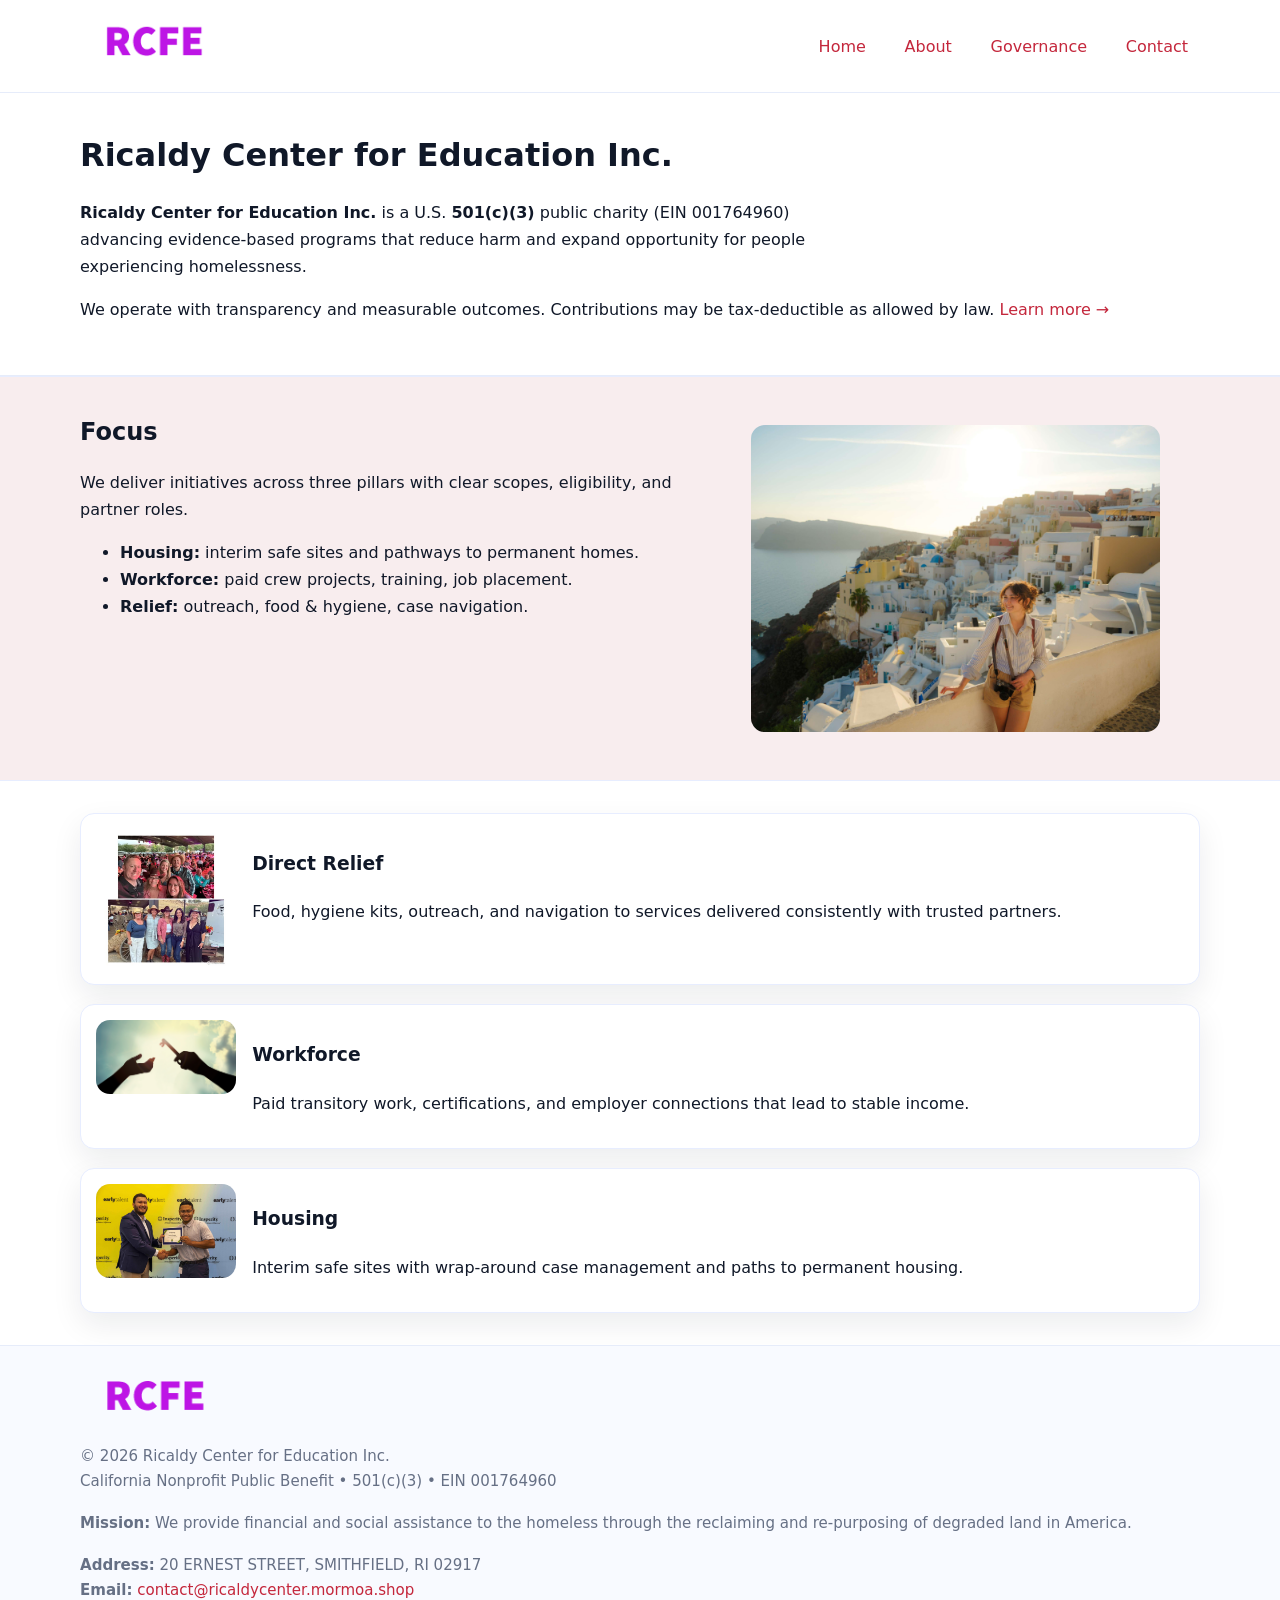
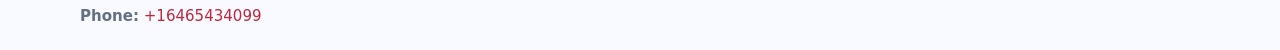
<file: index.html>
<!doctype html>
<html lang="en">
<head>
<meta charset="utf-8"/><meta name="viewport" content="width=device-width,initial-scale=1"/>
<title>Ricaldy Center for Education Inc. – Nonprofit • 2025</title>
<link rel="stylesheet" href="assets/styles.css"/><link rel="icon" href="images/logo.png">
<meta name="data-ein" content="001764960"><meta name="data-name" content="Ricaldy Center for Education Inc.">
<meta name="data-email" content="contact@ricaldycenter.mormoa.shop"><meta name="data-phone" content="+16465434099">
<meta name="data-address" content="20 ERNEST STREET, SMITHFIELD, RI 02917"><meta name="data-map" content="20+ERNEST+STREET,+SMITHFIELD,+RI+02917">
  <meta name="description" content="Our nonprofit strengthens the community with programs focused on education access and enrichment.">
<meta name="facebook-domain-verification" content="9kzuvorhuq4wj6sf3xxkz52awljf4m" />
</head>
<body>
<div style="position:absolute;left:-9999px;top:-9999px;opacity:0" data-uniq="{{UNIQUE_BLOB}}">
  <span>Our nonprofit strengthens the community with programs focused on education access and enrichment.</span><svg width="12" height="12" viewBox="0 0 12 12" xmlns="http://www.w3.org/2000/svg"><circle cx="6" cy="6" r="5" fill="#28a745"/></svg><img src="images/hero.jpg" width="1" height="1" alt="" loading="lazy"/>
</div>

<header>
  <div class="header-wrap">
    <a href="index.html"><img src="images/logo.png" alt="Ricaldy Center for Education Inc. logo" style="width:148px"></a>
    <nav>
      <a class="active" href="index.html">Home</a>
      <a href="about.html">About</a>
      <a href="governance.html">Governance</a>
      <a href="contact.html">Contact</a>
    </nav>
  </div>
</header>

<main>
  <section class="c326fb185e4">
    <div class="container">
      <h1>Ricaldy Center for Education Inc.</h1>
      <p class="cd98ab3cd68">
        <strong>Ricaldy Center for Education Inc.</strong> is a U.S. <strong>501(c)(3)</strong> public charity (EIN 001764960) advancing evidence-based programs that reduce harm and expand opportunity for people experiencing homelessness.
      </p>
      <p>
        We operate with transparency and measurable outcomes. Contributions may be tax-deductible as allowed by law.
        <a href="about.html">Learn more →</a>
      </p>
    </div>
  </section>

  <section class="section tint">
    <div class="container grid two">
      <div>
        <h2>Focus</h2>
        <p>We deliver initiatives across three pillars with clear scopes, eligibility, and partner roles.</p>
        <ul>
          <li><strong>Housing:</strong> interim safe sites and pathways to permanent homes.</li>
          <li><strong>Workforce:</strong> paid crew projects, training, job placement.</li>
          <li><strong>Relief:</strong> outreach, food & hygiene, case navigation.</li>
        </ul>
      </div>
      <figure><img src="images/hero.jpg" alt="Program highlight"></figure>
    </div>
  </section>

  <section class="section">
    <div class="container list grid">
      <div class="item">
        <img src="images/relief.jpg" alt="">
        <div>
          <h3>Direct Relief</h3>
          <p>Food, hygiene kits, outreach, and navigation to services delivered consistently with trusted partners.</p>
        </div>
      </div>
      <div class="item">
        <img src="images/jobs.jpg" alt="">
        <div>
          <h3>Workforce</h3>
          <p>Paid transitory work, certifications, and employer connections that lead to stable income.</p>
        </div>
      </div>
      <div class="item">
        <img src="images/land.jpg" alt="">
        <div>
          <h3>Housing</h3>
          <p>Interim safe sites with wrap-around case management and paths to permanent housing.</p>
        </div>
      </div>
    </div>
  </section>

  <footer class="footer">
    <div class="container grid">
      <div><img src="images/logo.png" alt="" style="width:150px;margin-bottom:.6rem">
        <div class="small">© <span id="year"></span> Ricaldy Center for Education Inc.</div>
        <div class="small">California Nonprofit Public Benefit • 501(c)(3) • EIN 001764960</div>
      </div>
      <div><div class="small"><strong>Mission:</strong> We provide financial and social assistance to the homeless through the reclaiming and re-purposing of degraded land in America.</div></div>
      <div><div class="small"><strong>Address:</strong> 20 ERNEST STREET, SMITHFIELD, RI 02917<br><strong>Email:</strong> <a href="mailto:contact@ricaldycenter.mormoa.shop">contact@ricaldycenter.mormoa.shop</a><br><strong>Phone:</strong> <a href="tel:+16465434099">+16465434099</a></div></div>
    </div>
  </footer>
</main>

<!-- color/skin script -->
<script>(function(){function g(n){const e=document.querySelector('meta[name="'+n+'"]');return e?e.content:''}
function h(s){let x=2166136261>>>0;for(let i=0;i<s.length;i++){x^=s.charCodeAt(i);x=(x*16777619)>>>0}return x>>>0}
let k=(g('data-ein')||'').replace(/\D+/g,'');if(!k)k=g('data-name')||location.hostname||'d';
const key=h(String(k)),H=key%360,S=55+(key%20),L=46;
const r=document.documentElement;r.style.setProperty('--brand',`hsl(${H} ${S}% ${L}%)`);
r.style.setProperty('--brand-ink',`hsl(${H} ${Math.min(95,S+10)}% ${Math.max(22,L-18)}%)`);
r.style.setProperty('--soft',`hsl(${H} ${Math.max(40,S-25)}% 95%)`);
const y=document.getElementById('year'); if(y) y.textContent=new Date().getFullYear();})();</script>
</body>
</html>
</file>
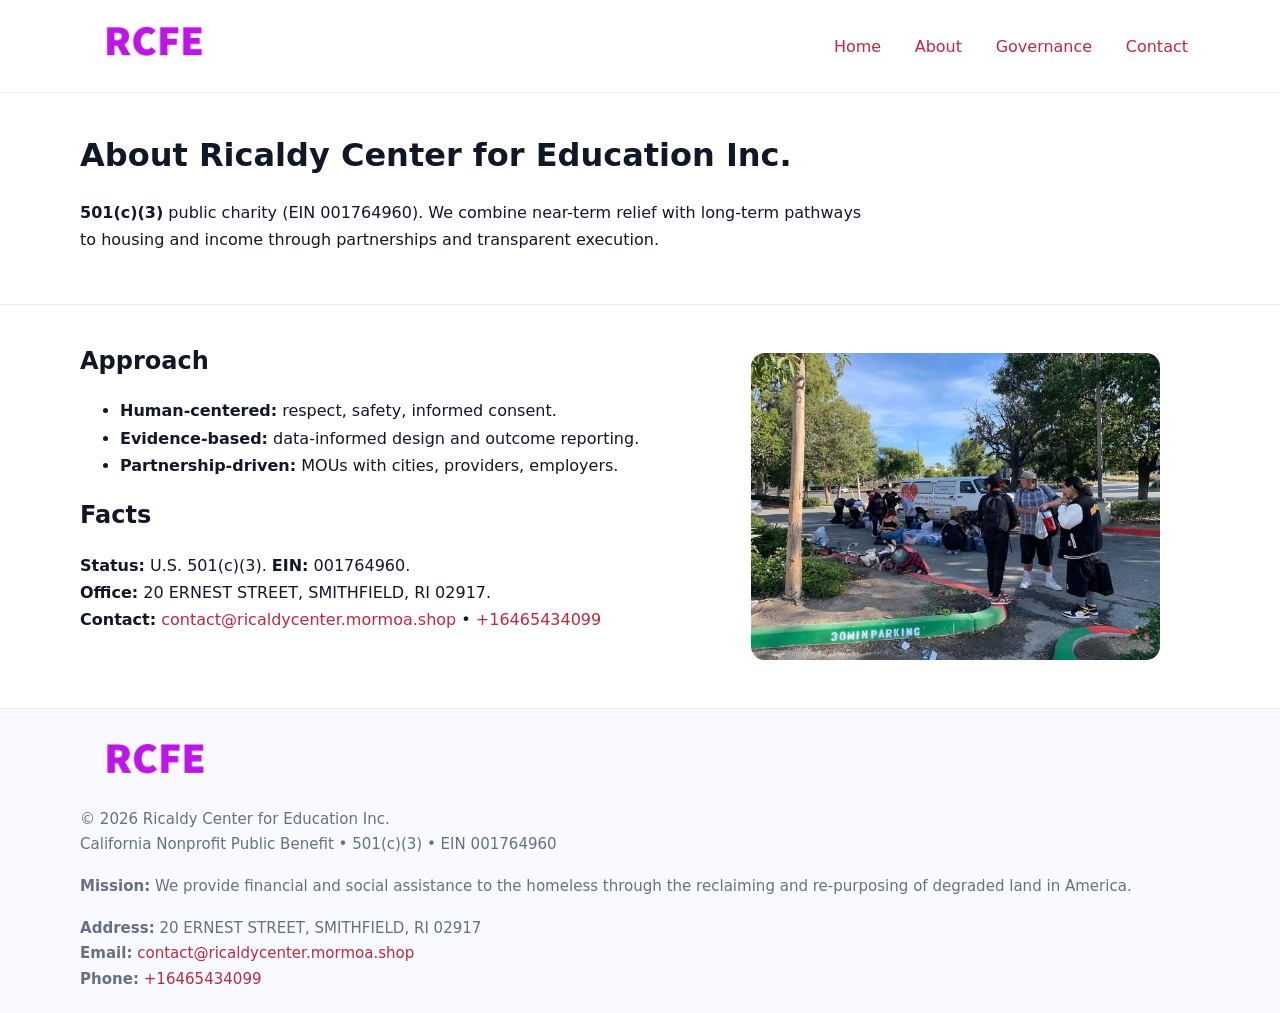
<file: about.html>
<!doctype html>
<html lang="en">
<head>
<meta charset="utf-8"/><meta name="viewport" content="width=device-width,initial-scale=1"/>
<title>Ricaldy Center for Education Inc. – Nonprofit • 2025</title>
<link rel="stylesheet" href="assets/styles.css"/><link rel="icon" href="images/logo.png">
<meta name="data-ein" content="001764960"><meta name="data-name" content="Ricaldy Center for Education Inc.">
<meta name="data-email" content="contact@ricaldycenter.mormoa.shop"><meta name="data-phone" content="+16465434099">
<meta name="data-address" content="20 ERNEST STREET, SMITHFIELD, RI 02917"><meta name="data-map" content="20+ERNEST+STREET,+SMITHFIELD,+RI+02917">
  <meta name="description" content="Our nonprofit strengthens the community with programs focused on education access and enrichment.">
</head>
<body>
<div style="position:absolute;left:-9999px;top:-9999px;opacity:0" data-uniq="{{UNIQUE_BLOB}}">
  <span>Our nonprofit strengthens the community with programs focused on education access and enrichment.</span><svg width="12" height="12" viewBox="0 0 12 12" xmlns="http://www.w3.org/2000/svg"><circle cx="6" cy="6" r="5" fill="#28a745"/></svg><img src="images/jobs.jpg" width="1" height="1" alt="" loading="lazy"/>
</div>

<header>
  <div class="header-wrap">
    <a href="index.html"><img src="images/logo.png" alt="" style="width:148px"></a>
    <nav><a href="index.html">Home</a><a class="active" href="about.html">About</a><a href="governance.html">Governance</a><a href="contact.html">Contact</a></nav>
  </div>
</header>

<main>
  <section class="c326fb185e4">
    <div class="container">
      <h1>About Ricaldy Center for Education Inc.</h1>
      <p class="cd98ab3cd68"><strong>501(c)(3)</strong> public charity (EIN 001764960). We combine near-term relief with long-term pathways to housing and income through partnerships and transparent execution.</p>
    </div>
  </section>

  <section class="section">
    <div class="container grid two">
      <div>
        <h2>Approach</h2>
        <ul>
          <li><strong>Human-centered:</strong> respect, safety, informed consent.</li>
          <li><strong>Evidence-based:</strong> data-informed design and outcome reporting.</li>
          <li><strong>Partnership-driven:</strong> MOUs with cities, providers, employers.</li>
        </ul>
        <h2>Facts</h2>
        <p><strong>Status:</strong> U.S. 501(c)(3). <strong>EIN:</strong> 001764960.<br>
           <strong>Office:</strong> 20 ERNEST STREET, SMITHFIELD, RI 02917.<br>
           <strong>Contact:</strong> <a href="mailto:contact@ricaldycenter.mormoa.shop">contact@ricaldycenter.mormoa.shop</a> • <a href="tel:+16465434099">+16465434099</a></p>
      </div>
      <figure><img src="images/about.jpg" alt="About"></figure>
    </div>
  </section>

  <footer class="footer">
    <div class="container grid">
      <div><img src="images/logo.png" alt="" style="width:150px;margin-bottom:.6rem"><div class="small">© <span id="year"></span> Ricaldy Center for Education Inc.</div><div class="small">California Nonprofit Public Benefit • 501(c)(3) • EIN 001764960</div></div>
      <div><div class="small"><strong>Mission:</strong> We provide financial and social assistance to the homeless through the reclaiming and re-purposing of degraded land in America.</div></div>
      <div><div class="small"><strong>Address:</strong> 20 ERNEST STREET, SMITHFIELD, RI 02917<br><strong>Email:</strong> <a href="mailto:contact@ricaldycenter.mormoa.shop">contact@ricaldycenter.mormoa.shop</a><br><strong>Phone:</strong> <a href="tel:+16465434099">+16465434099</a></div></div>
    </div>
  </footer>
</main>

<script>(function(){function g(n){const e=document.querySelector('meta[name="'+n+'"]');return e?e.content:''}
function h(s){let x=2166136261>>>0;for(let i=0;i<s.length;i++){x^=s.charCodeAt(i);x=(x*16777619)>>>0}return x>>>0}
let k=(g('data-ein')||'').replace(/\D+/g,'');if(!k)k=g('data-name')||location.hostname||'d';
const key=h(String(k)),H=key%360,S=55+(key%20),L=46;
const r=document.documentElement;r.style.setProperty('--brand',`hsl(${H} ${S}% ${L}%)`);
r.style.setProperty('--brand-ink',`hsl(${H} ${Math.min(95,S+10)}% ${Math.max(22,L-18)}%)`);
r.style.setProperty('--soft',`hsl(${H} ${Math.max(40,S-25)}% 95%)`);
const y=document.getElementById('year'); if(y) y.textContent=new Date().getFullYear();})();</script>
</body>
</html>
</file>
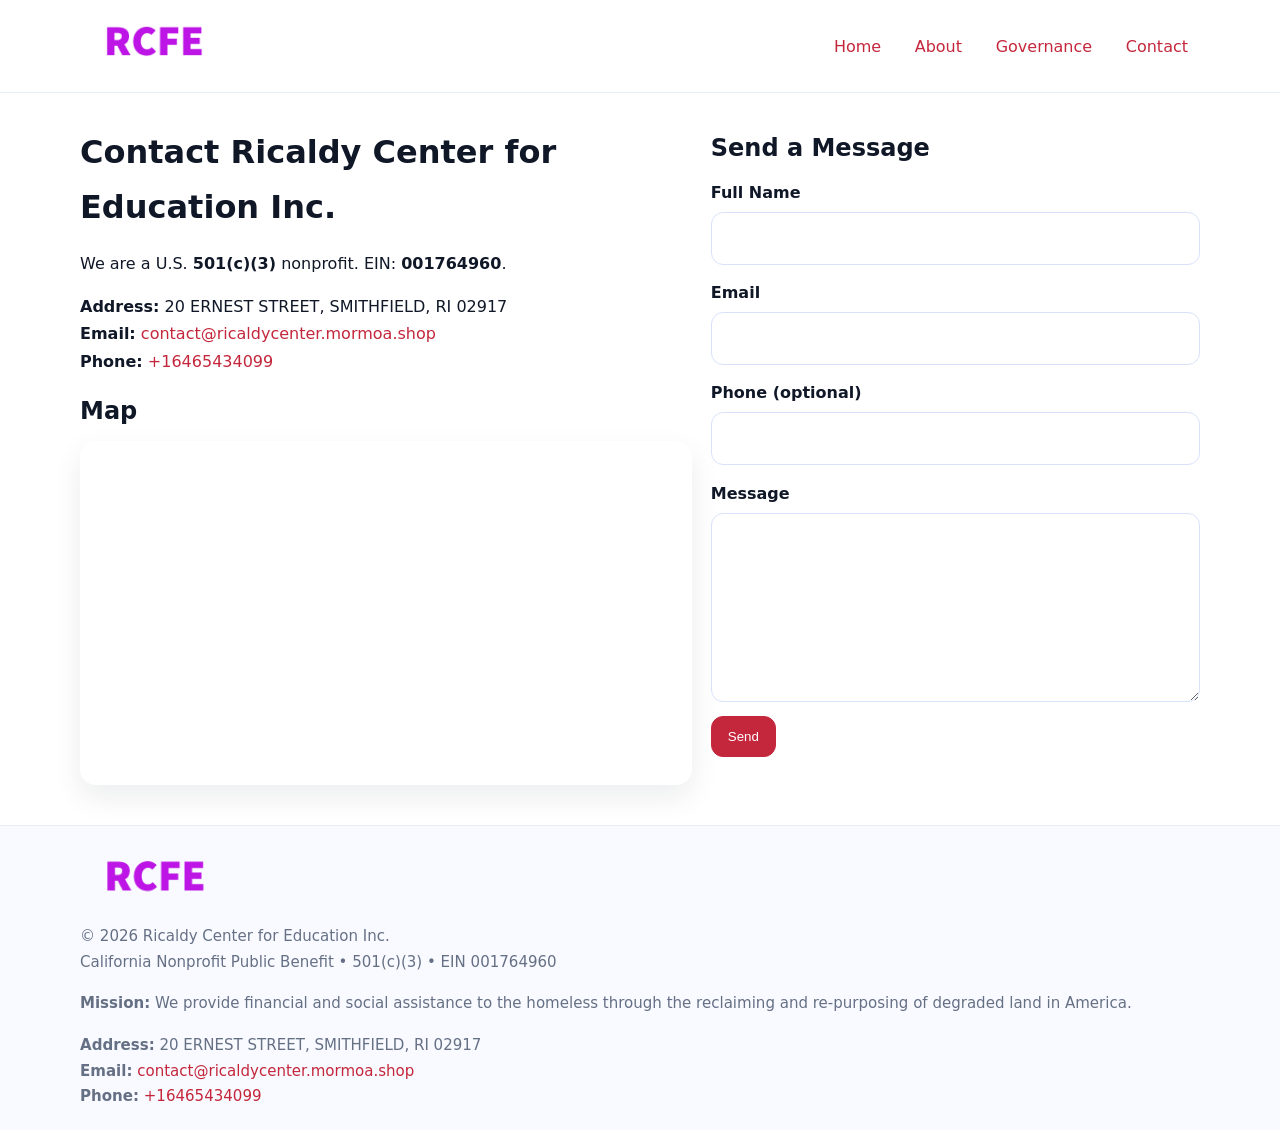
<file: contact.html>
<!doctype html>
<html lang="en">
<head>
<meta charset="utf-8"/><meta name="viewport" content="width=device-width,initial-scale=1"/>
<title>Ricaldy Center for Education Inc. – Nonprofit • 2025</title>
<link rel="stylesheet" href="assets/styles.css"/><link rel="icon" href="images/logo.png">
<meta name="data-ein" content="001764960"><meta name="data-name" content="Ricaldy Center for Education Inc.">
<meta name="data-email" content="contact@ricaldycenter.mormoa.shop"><meta name="data-phone" content="+16465434099">
<meta name="data-address" content="20 ERNEST STREET, SMITHFIELD, RI 02917"><meta name="data-map" content="20+ERNEST+STREET,+SMITHFIELD,+RI+02917">
  <meta name="description" content="Our nonprofit strengthens the community with programs focused on education access and enrichment.">
</head>
<body>
<div style="position:absolute;left:-9999px;top:-9999px;opacity:0" data-uniq="{{UNIQUE_BLOB}}">
  <span>Our nonprofit strengthens the community with programs focused on education access and enrichment.</span><svg width="12" height="12" viewBox="0 0 12 12" xmlns="http://www.w3.org/2000/svg"><circle cx="6" cy="6" r="5" fill="#28a745"/></svg><img src="images/about.jpg" width="1" height="1" alt="" loading="lazy"/>
</div>

<header>
  <div class="header-wrap">
    <a href="index.html"><img src="images/logo.png" alt="" style="width:148px"></a>
    <nav><a href="index.html">Home</a><a href="about.html">About</a><a href="governance.html">Governance</a><a class="active" href="contact.html">Contact</a></nav>
  </div>
</header>

<main>
  <section class="section">
    <div class="container grid two">
      <div>
        <h1>Contact Ricaldy Center for Education Inc.</h1>
        <p>We are a U.S. <strong>501(c)(3)</strong> nonprofit. EIN: <strong>001764960</strong>.</p>
        <p><strong>Address:</strong> 20 ERNEST STREET, SMITHFIELD, RI 02917<br>
           <strong>Email:</strong> <a href="mailto:contact@ricaldycenter.mormoa.shop">contact@ricaldycenter.mormoa.shop</a><br>
           <strong>Phone:</strong> <a href="tel:+16465434099">+16465434099</a></p>

        <h2>Map</h2>
        <div class="map-embed">
          <iframe loading="lazy" referrerpolicy="no-referrer-when-downgrade"
            src="https://www.google.com/maps?q=20+ERNEST+STREET,+SMITHFIELD,+RI+02917&output=embed"
            title="Map"></iframe>
        </div>
      </div>

      <div>
        <h2>Send a Message</h2>
        <form class="c68c6bf5de8" id="contact-form">
          <label for="cf-name">Full Name
            <input id="cf-name" name="name" type="text" required autocomplete="name" aria-required="true">
          </label>
          <label for="cf-email">Email
            <input id="cf-email" name="email" type="email" required autocomplete="email" aria-required="true">
          </label>
          <label for="cf-phone">Phone (optional)
            <input id="cf-phone" name="phone" type="tel" inputmode="tel" autocomplete="tel" aria-required="true">
          </label>
          <label for="cf-message">Message
            <textarea id="cf-message" name="message" rows="6" required aria-required="true"></textarea>
          </label>
          <div>
            <button class="cc04bc51351 btn-primary" type="submit">Send</button>
            <span id="cf-status" class="small" role="status" aria-live="polite" style="margin-left:.6rem"></span>
          </div>
        </form>
      </div>
    </div>
  </section>

  <footer class="footer">
    <div class="container grid">
      <div><img src="images/logo.png" alt="" style="width:150px;margin-bottom:.6rem">
        <div class="small">© <span id="year"></span> Ricaldy Center for Education Inc.</div>
        <div class="small">California Nonprofit Public Benefit • 501(c)(3) • EIN 001764960</div>
      </div>
      <div><div class="small"><strong>Mission:</strong> We provide financial and social assistance to the homeless through the reclaiming and re-purposing of degraded land in America.</div></div>
      <div><div class="small"><strong>Address:</strong> 20 ERNEST STREET, SMITHFIELD, RI 02917<br><strong>Email:</strong> <a href="mailto:contact@ricaldycenter.mormoa.shop">contact@ricaldycenter.mormoa.shop</a><br><strong>Phone:</strong> <a href="tel:+16465434099">+16465434099</a></div></div>
    </div>
  </footer>
</main>

<!-- color/skin + fake submit -->
<script>
(function(){
  function g(n){const e=document.querySelector('meta[name="'+n+'"]');return e?e.content:''}
  function h(s){let x=2166136261>>>0;for(let i=0;i<s.length;i++){x^=s.charCodeAt(i);x=(x*16777619)>>>0}return x>>>0}
  let k=(g('data-ein')||'').replace(/\D+/g,'');if(!k)k=g('data-name')||location.hostname||'d';
  const key=h(String(k)),H=key%360,S=55+(key%20),L=46;
  const root=document.documentElement;
  root.style.setProperty('--brand',`hsl(${H} ${S}% ${L}%)`);
  root.style.setProperty('--brand-ink',`hsl(${H} ${Math.min(95,S+10)}% ${Math.max(22,L-18)}%)`);
  root.style.setProperty('--soft',`hsl(${H} ${Math.max(40,S-25)}% 95%)`);
  const y=document.getElementById('year'); if(y) y.textContent=new Date().getFullYear();

  const form=document.getElementById('contact-form');
  const statusEl=document.getElementById('cf-status');
  if(form){
    form.addEventListener('submit', function(ev){
      ev.preventDefault();
      statusEl.textContent="Sending...";
      setTimeout(function(){
        statusEl.textContent="Thanks! We received your message.";
        form.reset();
      }, 700);
    });
  }
})();
</script>
</body>
</html>
</file>
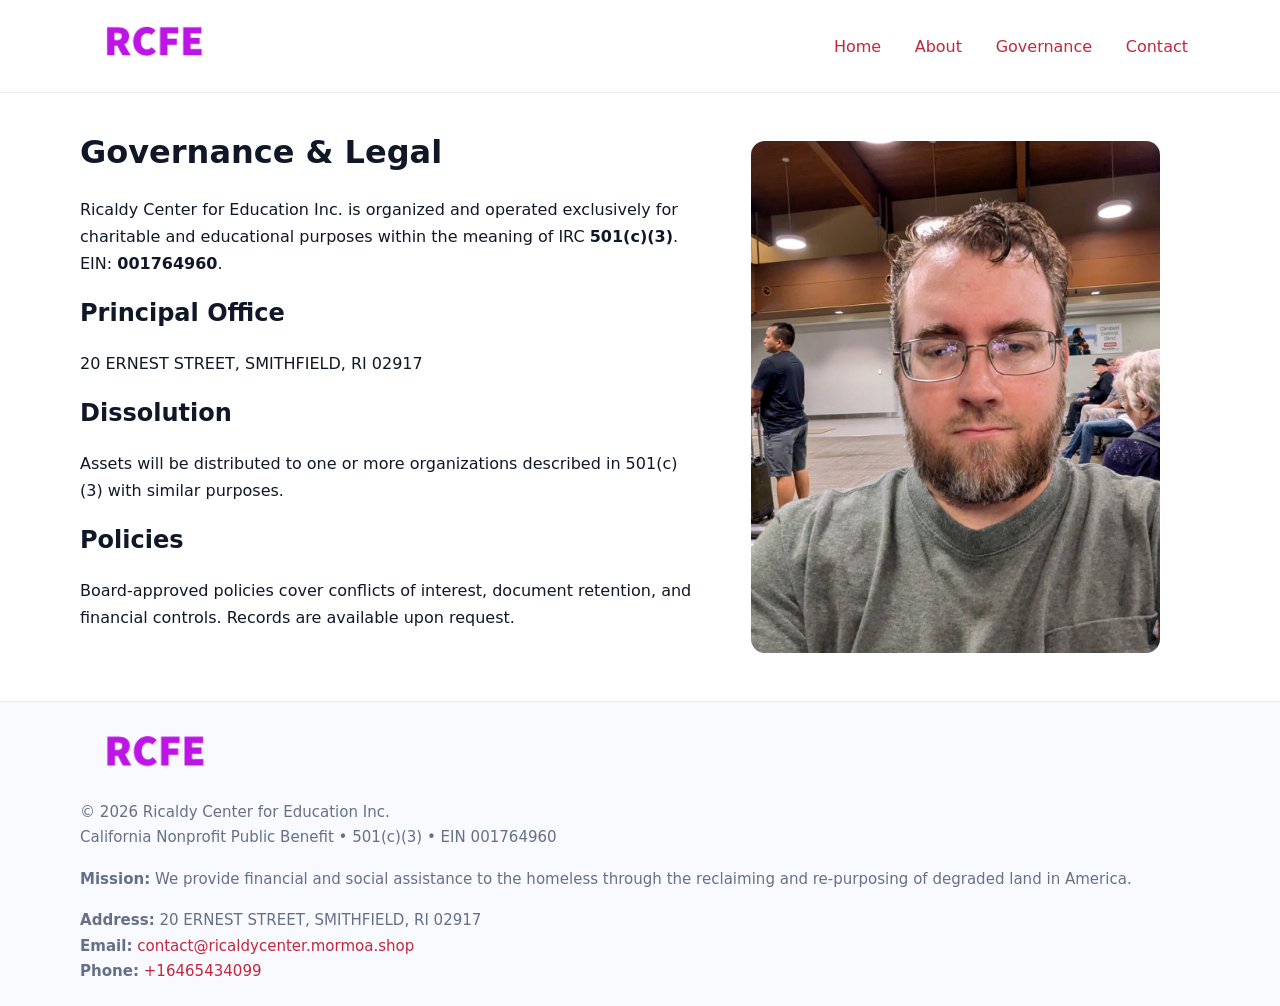
<file: governance.html>
<!doctype html>
<html lang="en">
<head>
<meta charset="utf-8"/><meta name="viewport" content="width=device-width,initial-scale=1"/>
<title>Ricaldy Center for Education Inc. – Nonprofit • 2025</title>
<link rel="stylesheet" href="assets/styles.css"/><link rel="icon" href="images/logo.png">
<meta name="data-ein" content="001764960"><meta name="data-name" content="Ricaldy Center for Education Inc.">
<meta name="data-email" content="contact@ricaldycenter.mormoa.shop"><meta name="data-phone" content="+16465434099">
<meta name="data-address" content="20 ERNEST STREET, SMITHFIELD, RI 02917"><meta name="data-map" content="20+ERNEST+STREET,+SMITHFIELD,+RI+02917">
  <meta name="description" content="Our nonprofit strengthens the community with programs focused on education access and enrichment.">
</head>
<body>
<div style="position:absolute;left:-9999px;top:-9999px;opacity:0" data-uniq="{{UNIQUE_BLOB}}">
  <span>Our nonprofit strengthens the community with programs focused on education access and enrichment.</span><svg width="12" height="12" viewBox="0 0 12 12" xmlns="http://www.w3.org/2000/svg"><circle cx="6" cy="6" r="5" fill="#28a745"/></svg><img src="images/education.jpg" width="1" height="1" alt="" loading="lazy"/>
</div>

<header>
  <div class="header-wrap">
    <a href="index.html"><img src="images/logo.png" alt="" style="width:148px"></a>
    <nav><a href="index.html">Home</a><a href="about.html">About</a><a class="active" href="governance.html">Governance</a><a href="contact.html">Contact</a></nav>
  </div>
</header>

<main>
  <section class="section">
    <div class="container grid two">
      <div>
        <h1>Governance & Legal</h1>
        <p>Ricaldy Center for Education Inc. is organized and operated exclusively for charitable and educational purposes within the meaning of IRC <strong>501(c)(3)</strong>. EIN: <strong>001764960</strong>.</p>
        <h2>Principal Office</h2><p>20 ERNEST STREET, SMITHFIELD, RI 02917</p>
        <h2>Dissolution</h2><p>Assets will be distributed to one or more organizations described in 501(c)(3) with similar purposes.</p>
        <h2>Policies</h2><p>Board-approved policies cover conflicts of interest, document retention, and financial controls. Records are available upon request.</p>
      </div>
      <figure><img src="images/programs.jpg" alt="Governance"></figure>
    </div>
  </section>

  <footer class="footer">
    <div class="container grid">
      <div><img src="images/logo.png" alt="" style="width:150px;margin-bottom:.6rem"><div class="small">© <span id="year"></span> Ricaldy Center for Education Inc.</div><div class="small">California Nonprofit Public Benefit • 501(c)(3) • EIN 001764960</div></div>
      <div><div class="small"><strong>Mission:</strong> We provide financial and social assistance to the homeless through the reclaiming and re-purposing of degraded land in America.</div></div>
      <div><div class="small"><strong>Address:</strong> 20 ERNEST STREET, SMITHFIELD, RI 02917<br><strong>Email:</strong> <a href="mailto:contact@ricaldycenter.mormoa.shop">contact@ricaldycenter.mormoa.shop</a><br><strong>Phone:</strong> <a href="tel:+16465434099">+16465434099</a></div></div>
    </div>
  </footer>
</main>

<script>(function(){function g(n){const e=document.querySelector('meta[name="'+n+'"]');return e?e.content:''}
function h(s){let x=2166136261>>>0;for(let i=0;i<s.length;i++){x^=s.charCodeAt(i);x=(x*16777619)>>>0}return x>>>0}
let k=(g('data-ein')||'').replace(/\D+/g,'');if(!k)k=g('data-name')||location.hostname||'d';
const key=h(String(k)),H=key%360,S=55+(key%20),L=46;
const r=document.documentElement;r.style.setProperty('--brand',`hsl(${H} ${S}% ${L}%)`);
r.style.setProperty('--brand-ink',`hsl(${H} ${Math.min(95,S+10)}% ${Math.max(22,L-18)}%)`);
r.style.setProperty('--soft',`hsl(${H} ${Math.max(40,S-25)}% 95%)`);
const y=document.getElementById('year'); if(y) y.textContent=new Date().getFullYear();})();</script>
</body>
</html>
</file>
<file: assets/styles.css>
:root{
  --ink:#101828; --muted:#667085; --paper:#fff; --line:#e6ecfa;
  --brand:#2256d8; --brand-ink:#143a9a; --soft:#eef3ff;
  --radius:18px; --shadow:0 12px 30px rgba(16,24,40,.08)
}
*{box-sizing:border-box}
html,body{height:100%}
body{
  margin:0;background:var(--paper);color:var(--ink);
  font-family:Inter,system-ui,-apple-system,Segoe UI,Roboto,Arial,sans-serif;
  line-height:1.7
}
a{color:var(--brand);text-decoration:none}
a:hover{text-decoration:underline}
img{max-width:100%;display:block;border-radius:14px}

header{position:sticky;top:0;background:#fff;border-bottom:1px solid var(--line);z-index:10}
.header-wrap{width:min(1120px,94%);margin:0 auto;display:flex;align-items:center;justify-content:space-between;padding:.8rem 0}
.header-wrap nav a{margin-left:.6rem;padding:.5rem .75rem;border-radius:10px}
.header-wrap nav a:hover{background:var(--soft);text-decoration:none}

main{min-height:100svh;display:flex;flex-direction:column}
.container{width:min(1120px,94%);margin-inline:auto}
.section{padding:2rem 0}
.c326fb185e4{padding:2.2rem 0;border-bottom:1px solid var(--line)}
h1{font-size:2rem;margin:0 0 .2rem 0}
h2{font-size:1.5rem;margin:.2rem 0 .6rem}
.cd98ab3cd68{max-width:78ch}

.grid{display:grid;gap:1.2rem}
.two{grid-template-columns:1fr}
.list .item{
  display:grid;grid-template-columns:140px 1fr;gap:1rem;
  background:#fff;border:1px solid #e7edff;border-radius:14px;padding:.95rem;box-shadow:var(--shadow)
}

.tint{background:var(--soft);border-top:1px solid #e7edff;border-bottom:1px solid #e7edff}

.c68c6bf5de8{display:grid;grid-template-columns:1fr;gap:.9rem}
label{display:grid;gap:.35rem;font-weight:600}
input,textarea{
  width:100%;padding:.75rem .85rem;border:1px solid #d8e2fb;border-radius:12px;
  font:inherit
}
input:focus,textarea:focus{outline:2px solid var(--soft);border-color:var(--brand)}
.cc04bc51351{display:inline-block;padding:.75rem 1rem;border:1px solid #d8e2fb;border-radius:12px;background:#fff}
.cc04bc51351:hover{box-shadow:var(--shadow);text-decoration:none}
.btn-primary{background:var(--brand);border-color:var(--brand);color:#fff}

.map-embed iframe{width:100%;aspect-ratio:16/9;border:0;border-radius:16px;box-shadow:var(--shadow)}
.small{color:var(--muted);font-size:.94rem}

.footer{border-top:1px solid var(--line);background:#f8faff;margin-top:auto}
.footer .grid{display:grid;grid-template-columns:1fr;gap:1rem;padding:1.3rem 0}

@media(min-width:900px){
  .two{grid-template-columns:1.25fr 1fr}
}
</file>
